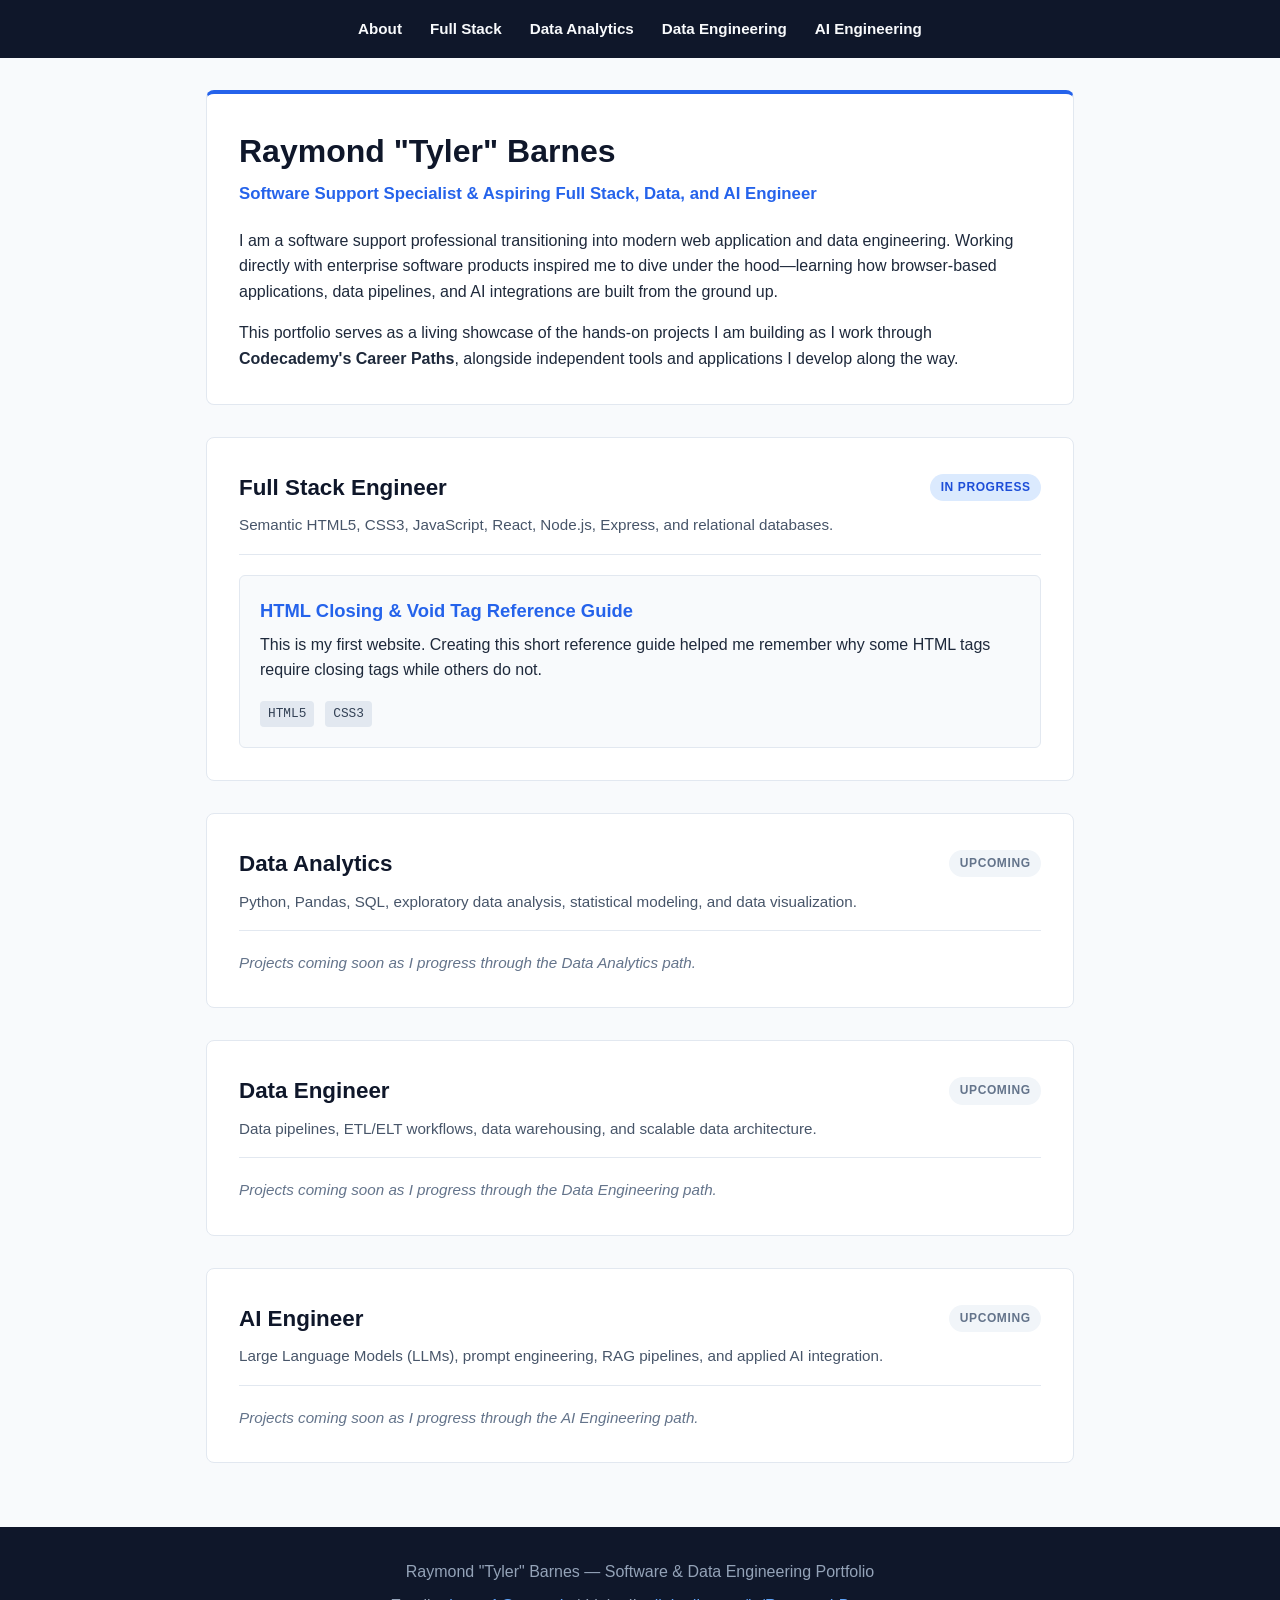
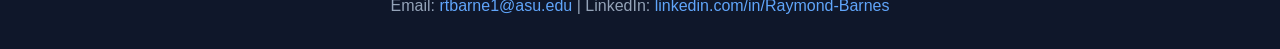
<file: index.html>
<!DOCTYPE html>
<html lang="en">
<head>
  <meta charset="UTF-8">
  <meta name="viewport" content="width=device-width, initial-scale=1.0">
  <title>Tyler Barnes | Software & Data Engineering Portfolio</title>
  <link rel="stylesheet" href="styles.css">
</head>
<body>

  <header>
    <nav>
      <ul>
        <li><a href="#introduction">About</a></li>
        <li><a href="#full-stack">Full Stack</a></li>
        <li><a href="#data-analytics">Data Analytics</a></li>
        <li><a href="#data-engineer">Data Engineering</a></li>
        <li><a href="#ai-engineer">AI Engineering</a></li>
      </ul>
    </nav>
  </header>

  <main>
    <!-- Introduction / Professional Bio -->
    <section id="introduction" class="hero">
      <h1>Raymond "Tyler" Barnes</h1>
      <p class="subtitle">Software Support Specialist &amp; Aspiring Full Stack, Data, and AI Engineer</p>
      <p>
        I am a software support professional transitioning into modern web application and data engineering. 
        Working directly with enterprise software products inspired me to dive under the hood—learning how browser-based 
        applications, data pipelines, and AI integrations are built from the ground up.
      </p>
      <p>
        This portfolio serves as a living showcase of the hands-on projects I am building as I work through 
        <strong>Codecademy's Career Paths</strong>, alongside independent tools and applications I develop along the way.
      </p>
    </section>

    <!-- Track 1: Full Stack Engineer -->
    <section id="full-stack">
      <div class="section-header">
        <h2>Full Stack Engineer</h2>
        <span class="badge active">In Progress</span>
      </div>
      <p class="track-desc">Semantic HTML5, CSS3, JavaScript, React, Node.js, Express, and relational databases.</p>
      
      <ul class="project-list">
        <li class="project-card">
          <h3><a href="container-and-void-html-elements/">HTML Closing &amp; Void Tag Reference Guide</a></h3>
          <p>
            This is my first website. Creating this short reference guide helped me remember why some HTML tags require closing tags while others do not.
          </p>
          <span class="tech-tag">HTML5</span>
          <span class="tech-tag">CSS3</span>
        </li>
        <!-- Add future Full Stack projects here -->
      </ul>
    </section>

    <!-- Track 2: Data Analytics -->
    <section id="data-analytics">
      <div class="section-header">
        <h2>Data Analytics</h2>
        <span class="badge upcoming">Upcoming</span>
      </div>
      <p class="track-desc">Python, Pandas, SQL, exploratory data analysis, statistical modeling, and data visualization.</p>
      
      <p class="empty-state">Projects coming soon as I progress through the Data Analytics path.</p>
    </section>

    <!-- Track 3: Data Engineer -->
    <section id="data-engineer">
      <div class="section-header">
        <h2>Data Engineer</h2>
        <span class="badge upcoming">Upcoming</span>
      </div>
      <p class="track-desc">Data pipelines, ETL/ELT workflows, data warehousing, and scalable data architecture.</p>
      
      <p class="empty-state">Projects coming soon as I progress through the Data Engineering path.</p>
    </section>

    <!-- Track 4: AI Engineer -->
    <section id="ai-engineer">
      <div class="section-header">
        <h2>AI Engineer</h2>
        <span class="badge upcoming">Upcoming</span>
      </div>
      <p class="track-desc">Large Language Models (LLMs), prompt engineering, RAG pipelines, and applied AI integration.</p>
      
      <p class="empty-state">Projects coming soon as I progress through the AI Engineering path.</p>
    </section>
  </main>

  <footer>
    <p>Raymond "Tyler" Barnes — Software &amp; Data Engineering Portfolio</p>
    <address>
      <p>
        Email: <a href="mailto:rtbarne1@asu.edu">rtbarne1@asu.edu</a> | 
        LinkedIn: <a href="https://linkedin.com/in/Raymond-Barnes" target="_blank" rel="noopener noreferrer">linkedin.com/in/Raymond-Barnes</a>
      </p>
    </address>
  </footer>

</body>
</html>
</file>
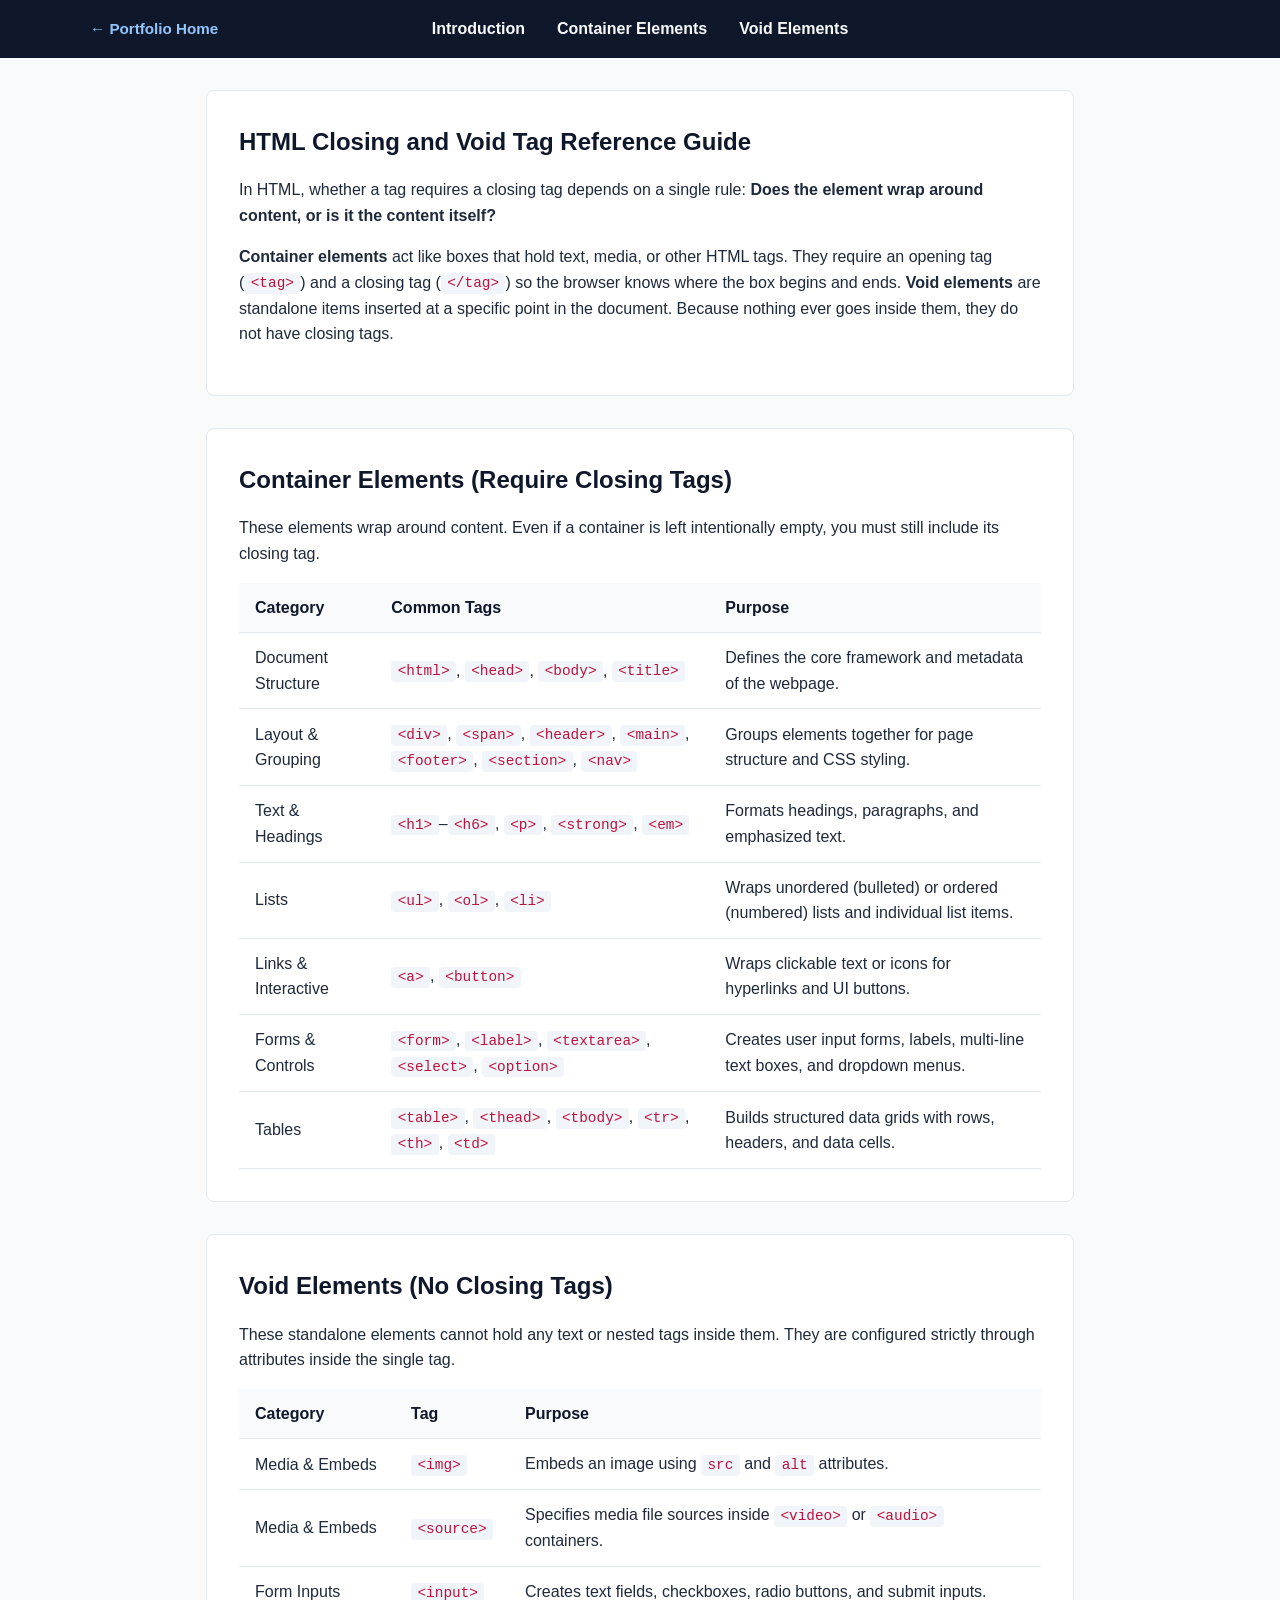
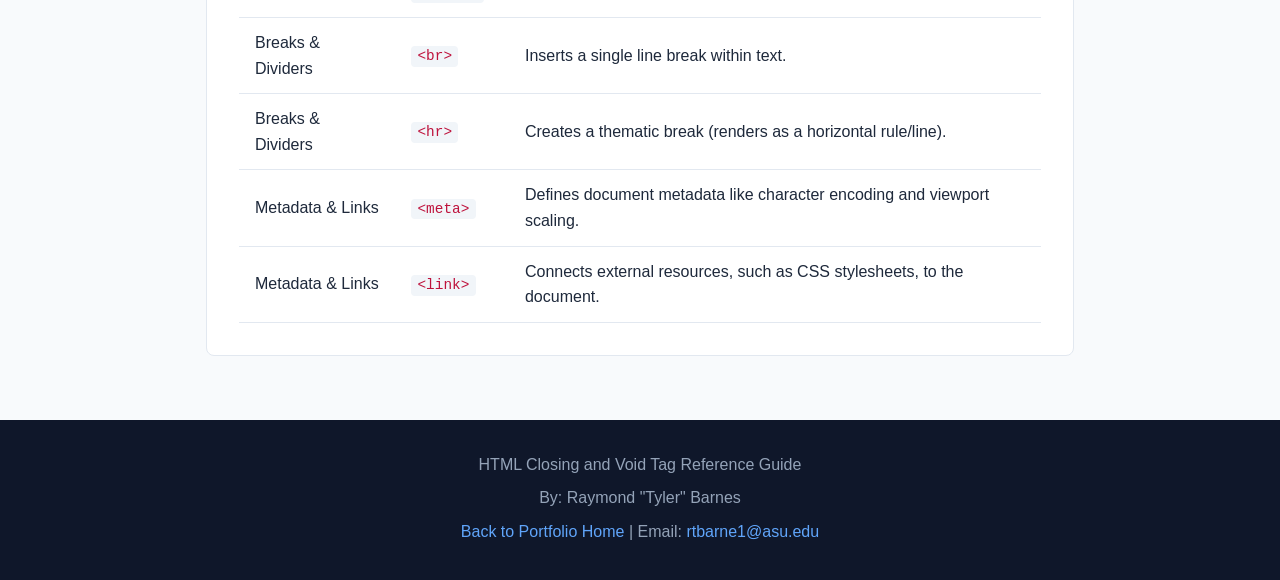
<file: container-and-void-html-elements/index.html>
<!DOCTYPE html>
<html lang="en">
<head>
  <meta charset="UTF-8">
  <meta name="viewport" content="width=device-width, initial-scale=1.0">
  <title>HTML Closing and Void Tag Reference Guide</title>
  <link rel="stylesheet" href="styles.css">
</head>
<body>

  <header>
    <nav>
      <a href="../" class="home-link">&larr; Portfolio Home</a>
      <ul>
        <li><a href="#introduction">Introduction</a></li>
        <li><a href="#container-elements">Container Elements</a></li>
        <li><a href="#void-elements">Void Elements</a></li>
      </ul>
      <div class="nav-spacer" aria-hidden="true"></div>
    </nav>
  </header>

  <main>
    <!-- Section 1: Introduction -->
    <section id="introduction">
      <h1>HTML Closing and Void Tag Reference Guide</h1>
      <p>
        In HTML, whether a tag requires a closing tag depends on a single rule: 
        <strong>Does the element wrap around content, or is it the content itself?</strong>
      </p>
      <p>
        <strong>Container elements</strong> act like boxes that hold text, media, or other HTML tags. 
        They require an opening tag (<code>&lt;tag&gt;</code>) and a closing tag (<code>&lt;/tag&gt;</code>) 
        so the browser knows where the box begins and ends. <strong>Void elements</strong> are standalone 
        items inserted at a specific point in the document. Because nothing ever goes inside them, 
        they do not have closing tags.
      </p>
    </section>

    <!-- Section 2: Container Elements -->
    <section id="container-elements">
      <h2>Container Elements (Require Closing Tags)</h2>
      <p>
        These elements wrap around content. Even if a container is left intentionally empty, 
        you must still include its closing tag.
      </p>

      <table>
        <thead>
          <tr>
            <th>Category</th>
            <th>Common Tags</th>
            <th>Purpose</th>
          </tr>
        </thead>
        <tbody>
          <tr>
            <td>Document Structure</td>
            <td><code>&lt;html&gt;</code>, <code>&lt;head&gt;</code>, <code>&lt;body&gt;</code>, <code>&lt;title&gt;</code></td>
            <td>Defines the core framework and metadata of the webpage.</td>
          </tr>
          <tr>
            <td>Layout &amp; Grouping</td>
            <td><code>&lt;div&gt;</code>, <code>&lt;span&gt;</code>, <code>&lt;header&gt;</code>, <code>&lt;main&gt;</code>, <code>&lt;footer&gt;</code>, <code>&lt;section&gt;</code>, <code>&lt;nav&gt;</code></td>
            <td>Groups elements together for page structure and CSS styling.</td>
          </tr>
          <tr>
            <td>Text &amp; Headings</td>
            <td><code>&lt;h1&gt;</code>–<code>&lt;h6&gt;</code>, <code>&lt;p&gt;</code>, <code>&lt;strong&gt;</code>, <code>&lt;em&gt;</code></td>
            <td>Formats headings, paragraphs, and emphasized text.</td>
          </tr>
          <tr>
            <td>Lists</td>
            <td><code>&lt;ul&gt;</code>, <code>&lt;ol&gt;</code>, <code>&lt;li&gt;</code></td>
            <td>Wraps unordered (bulleted) or ordered (numbered) lists and individual list items.</td>
          </tr>
          <tr>
            <td>Links &amp; Interactive</td>
            <td><code>&lt;a&gt;</code>, <code>&lt;button&gt;</code></td>
            <td>Wraps clickable text or icons for hyperlinks and UI buttons.</td>
          </tr>
          <tr>
            <td>Forms &amp; Controls</td>
            <td><code>&lt;form&gt;</code>, <code>&lt;label&gt;</code>, <code>&lt;textarea&gt;</code>, <code>&lt;select&gt;</code>, <code>&lt;option&gt;</code></td>
            <td>Creates user input forms, labels, multi-line text boxes, and dropdown menus.</td>
          </tr>
          <tr>
            <td>Tables</td>
            <td><code>&lt;table&gt;</code>, <code>&lt;thead&gt;</code>, <code>&lt;tbody&gt;</code>, <code>&lt;tr&gt;</code>, <code>&lt;th&gt;</code>, <code>&lt;td&gt;</code></td>
            <td>Builds structured data grids with rows, headers, and data cells.</td>
          </tr>
        </tbody>
      </table>
    </section>

    <!-- Section 3: Void Elements -->
    <section id="void-elements">
      <h2>Void Elements (No Closing Tags)</h2>
      <p>
        These standalone elements cannot hold any text or nested tags inside them. 
        They are configured strictly through attributes inside the single tag.
      </p>

      <table>
        <thead>
          <tr>
            <th>Category</th>
            <th>Tag</th>
            <th>Purpose</th>
          </tr>
        </thead>
        <tbody>
          <tr>
            <td>Media &amp; Embeds</td>
            <td><code>&lt;img&gt;</code></td>
            <td>Embeds an image using <code>src</code> and <code>alt</code> attributes.</td>
          </tr>
          <tr>
            <td>Media &amp; Embeds</td>
            <td><code>&lt;source&gt;</code></td>
            <td>Specifies media file sources inside <code>&lt;video&gt;</code> or <code>&lt;audio&gt;</code> containers.</td>
          </tr>
          <tr>
            <td>Form Inputs</td>
            <td><code>&lt;input&gt;</code></td>
            <td>Creates text fields, checkboxes, radio buttons, and submit inputs.</td>
          </tr>
          <tr>
            <td>Breaks &amp; Dividers</td>
            <td><code>&lt;br&gt;</code></td>
            <td>Inserts a single line break within text.</td>
          </tr>
          <tr>
            <td>Breaks &amp; Dividers</td>
            <td><code>&lt;hr&gt;</code></td>
            <td>Creates a thematic break (renders as a horizontal rule/line).</td>
          </tr>
          <tr>
            <td>Metadata &amp; Links</td>
            <td><code>&lt;meta&gt;</code></td>
            <td>Defines document metadata like character encoding and viewport scaling.</td>
          </tr>
          <tr>
            <td>Metadata &amp; Links</td>
            <td><code>&lt;link&gt;</code></td>
            <td>Connects external resources, such as CSS stylesheets, to the document.</td>
          </tr>
        </tbody>
      </table>
    </section>
  </main>

  <footer>
    <p>HTML Closing and Void Tag Reference Guide</p>
    <address>
      <p>By: Raymond "Tyler" Barnes</p>
      <p>
        <a href="../">Back to Portfolio Home</a> | 
        Email: <a href="mailto:rtbarne1@asu.edu">rtbarne1@asu.edu</a>
      </p>
    </address>
  </footer>

</body>
</html>
</file>
<file: styles.css>
/* Global Reset & Box Model */
* {
  box-sizing: border-box;
  margin: 0;
  padding: 0;
}

html {
  scroll-behavior: smooth;
}

body {
  font-family: -apple-system, BlinkMacSystemFont, "Segoe UI", Roboto, sans-serif;
  background-color: #f8fafc;
  color: #1e293b;
  line-height: 1.6;
}

/* Sticky Header & Horizontal Navigation */
header {
  background-color: #0f172a;
  padding: 1rem 2rem;
  position: sticky;
  top: 0;
  z-index: 100;
}

nav ul {
  list-style: none;
  display: flex;
  justify-content: center;
  flex-wrap: wrap;
  gap: 1.75rem;
}

nav a {
  color: #f8fafc;
  text-decoration: none;
  font-weight: 600;
  font-size: 0.95rem;
}

nav a:hover {
  color: #60a5fa;
}

/* Main Content & Section Cards */
main {
  max-width: 900px;
  margin: 2rem auto;
  padding: 0 1rem;
}

section {
  background-color: #ffffff;
  padding: 2rem;
  margin-bottom: 2rem;
  border-radius: 8px;
  border: 1px solid #e2e8f0;
  scroll-margin-top: 5rem;
}

/* Hero / Introduction Styling */
.hero {
  border-top: 4px solid #2563eb;
}

h1 {
  color: #0f172a;
  font-size: 2rem;
  margin-bottom: 0.25rem;
}

.subtitle {
  color: #2563eb;
  font-weight: 600;
  font-size: 1.05rem;
  margin-bottom: 1.25rem;
}

p {
  margin-bottom: 1rem;
}

p:last-child {
  margin-bottom: 0;
}

/* Career Path Section Headers & Status Badges */
.section-header {
  display: flex;
  justify-content: space-between;
  align-items: center;
  margin-bottom: 0.5rem;
}

h2 {
  color: #0f172a;
  font-size: 1.4rem;
}

.badge {
  font-size: 0.75rem;
  font-weight: 700;
  text-transform: uppercase;
  letter-spacing: 0.05em;
  padding: 0.25rem 0.65rem;
  border-radius: 999px;
}

.badge.active {
  background-color: #dbeafe;
  color: #1d4ed8;
}

.badge.upcoming {
  background-color: #f1f5f9;
  color: #64748b;
}

.track-desc {
  color: #475569;
  font-size: 0.95rem;
  padding-bottom: 1rem;
  border-bottom: 1px solid #e2e8f0;
  margin-bottom: 1.25rem;
}

/* Project Cards */
.project-list {
  list-style: none;
  display: grid;
  gap: 1rem;
}

.project-card {
  background-color: #f8fafc;
  border: 1px solid #e2e8f0;
  border-radius: 6px;
  padding: 1.25rem;
  transition: border-color 0.2s ease;
}

.project-card:hover {
  border-color: #2563eb;
}

.project-card h3 {
  margin-bottom: 0.4rem;
  font-size: 1.15rem;
}

.project-card a {
  color: #2563eb;
  text-decoration: none;
}

.project-card a:hover {
  text-decoration: underline;
}

.tech-tag {
  display: inline-block;
  font-family: "Fira Code", Consolas, Monaco, monospace;
  font-size: 0.8rem;
  background-color: #e2e8f0;
  color: #334155;
  padding: 0.15rem 0.5rem;
  border-radius: 4px;
  margin-right: 0.4rem;
}

.empty-state {
  color: #64748b;
  font-style: italic;
  font-size: 0.95rem;
}

/* Footer & Contact Block */
footer {
  background-color: #0f172a;
  color: #94a3b8;
  text-align: center;
  padding: 2rem 1rem;
  margin-top: 4rem;
}

footer p {
  margin-bottom: 0.5rem;
}

address {
  font-style: normal;
}

footer a {
  color: #60a5fa;
  text-decoration: none;
}

footer a:hover {
  text-decoration: underline;
}
</file>
<file: container-and-void-html-elements/styles.css>
/* Global Reset & Box Model */
* {
  box-sizing: border-box;
  margin: 0;
  padding: 0;
}

html {
  scroll-behavior: smooth;
}

body {
  font-family: -apple-system, BlinkMacSystemFont, "Segoe UI", Roboto, sans-serif;
  background-color: #f8fafc;
  color: #1e293b;
  line-height: 1.6;
}

/* Sticky Header & Separated Navigation */
header {
  background-color: #0f172a;
  padding: 1rem 2rem;
  position: sticky;
  top: 0;
  z-index: 100;
}

nav {
  max-width: 1100px;
  margin: 0 auto;
  display: flex;
  justify-content: space-between;
  align-items: center;
  flex-wrap: wrap;
  gap: 1rem;
}

.home-link,
.nav-spacer {
  flex: 1;
}

.home-link {
  color: #93c5fd;
  text-decoration: none;
  font-weight: 600;
  font-size: 0.95rem;
}

.home-link:hover {
  color: #ffffff;
}

nav ul {
  list-style: none;
  display: flex;
  justify-content: center;
  gap: 2rem;
}

nav ul a {
  color: #f8fafc;
  text-decoration: none;
  font-weight: 600;
}

nav ul a:hover {
  color: #60a5fa;
}

/* Main Content & Section Cards */
main {
  max-width: 900px;
  margin: 2rem auto;
  padding: 0 1rem;
}

section {
  background-color: #ffffff;
  padding: 2rem;
  margin-bottom: 2rem;
  border-radius: 8px;
  border: 1px solid #e2e8f0;
  scroll-margin-top: 5rem;
}

h1, h2 {
  color: #0f172a;
  margin-bottom: 1rem;
}

p {
  margin-bottom: 1rem;
}

/* Inline Code Tag Pills */
code {
  font-family: "Fira Code", Consolas, Monaco, monospace;
  background-color: #f1f5f9;
  color: #be123c;
  padding: 0.15rem 0.4rem;
  border-radius: 4px;
  font-size: 0.9em;
}

/* Reference Tables */
table {
  width: 100%;
  border-collapse: collapse;
  margin-top: 1rem;
}

th, td {
  text-align: left;
  padding: 0.75rem 1rem;
  border-bottom: 1px solid #e2e8f0;
}

thead th {
  background-color: #f8fafc;
  color: #0f172a;
  font-weight: 700;
}

tbody tr:hover {
  background-color: #f8fafc;
}

/* Footer & Contact Block */
footer {
  background-color: #0f172a;
  color: #94a3b8;
  text-align: center;
  padding: 2rem 1rem;
  margin-top: 4rem;
}

footer p {
  margin-bottom: 0.5rem;
}

address {
  font-style: normal;
}

footer a {
  color: #60a5fa;
  text-decoration: none;
}

footer a:hover {
  text-decoration: underline;
}
</file>
